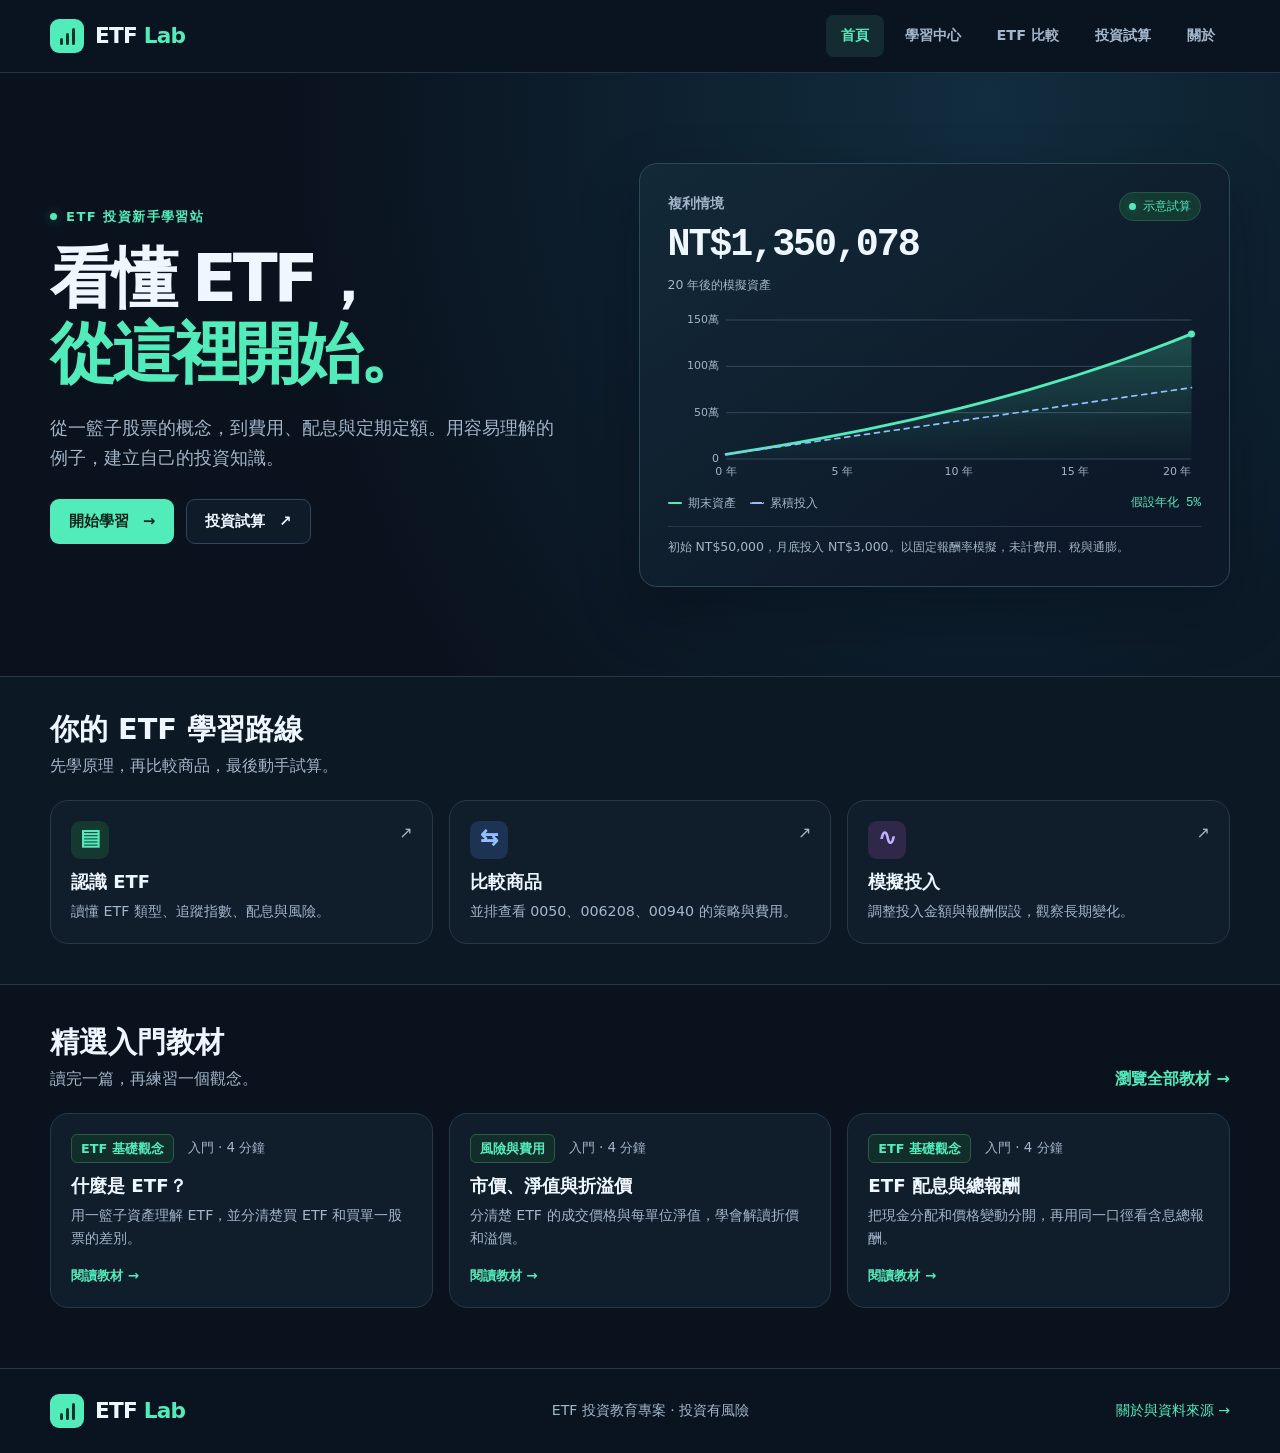
<file: index.html>
<!doctype html>
<html lang="zh-Hant-TW">
<head>
  <meta charset="utf-8">
  <meta name="viewport" content="width=device-width, initial-scale=1">
  <meta name="description" content="繁體中文 ETF 新手學習網站。閱讀基礎教材、比較臺灣 ETF，並試算定期定額與複利。">
  <meta name="theme-color" content="#0a121e">
  <title>從零開始認識 ETF｜ETF Lab</title>
  <link rel="icon" type="image/png" href="./assets/favicon.png">
  <link rel="stylesheet" href="./assets/styles.css">
  <script type="module" src="./assets/common.js"></script>
  <script type="module" src="./assets/home.js"></script>
</head>
<body data-page="index">
  <a class="skip-link" href="#main">跳至主內容</a>
  <header class="site-header">
    <div class="wrap header-inner">
      <a class="brand" href="./index.html" aria-label="ETF Lab 首頁"><span class="brand-mark" aria-hidden="true"><i></i><i></i><i></i></span><span>ETF<span class="brand-light"> Lab</span></span></a>
      <button class="menu-toggle" type="button" aria-expanded="false" aria-controls="main-nav" hidden>選單 <span aria-hidden="true">☰</span></button>
      <nav id="main-nav" class="site-nav" aria-label="主導覽">
        <a href="./index.html" aria-current="page">首頁</a>
        <a href="./learn.html">學習中心</a>
        <a href="./compare.html">ETF 比較</a>
        <a href="./calculator.html">投資試算</a>
        <a href="./about.html">關於</a>
      </nav>
    </div>
  </header>
  <main id="main" tabindex="-1">
<section class="hero wrap">
  <div class="hero-copy">
    <p class="eyebrow"><span class="signal"></span> ETF 投資新手學習站</p>
    <h1>看懂 ETF，<br><em>從這裡開始。</em></h1>
    <p class="hero-description">從一籃子股票的概念，到費用、配息與定期定額。用容易理解的例子，建立自己的投資知識。</p>
    <div class="actions"><a class="button primary" href="./learn.html">開始學習 <span aria-hidden="true">→</span></a><a class="button secondary" href="./calculator.html">投資試算 <span aria-hidden="true">↗</span></a></div>
  </div>
  <div class="hero-visual panel">
    <div class="hero-chart-header">
      <div><p class="chart-label">複利情境</p><p class="hero-total" id="hero-total">—</p><p class="chart-caption">20 年後的模擬資產</p></div>
      <span class="chart-chip"><span class="signal"></span> 示意試算</span>
    </div>
    <canvas id="hero-chart" class="hero-chart" aria-hidden="true"></canvas>
    <div class="hero-chart-footer"><span><i class="key asset"></i>期末資產</span><span><i class="key invested"></i>累積投入</span><span class="hero-rate">假設年化 5%</span></div>
    <p class="hero-inputs">初始 NT$50,000，月底投入 NT$3,000。以固定報酬率模擬，未計費用、稅與通膨。</p>
  </div>
</section>
<section class="path-section">
  <div class="wrap">
    <div class="section-title"><div><h2>你的 ETF 學習路線</h2><p>先學原理，再比較商品，最後動手試算。</p></div></div>
    <div class="grid three">
      <a class="path-card panel" href="./learn.html"><span class="topic-icon mint" aria-hidden="true">▤</span><span class="corner-arrow" aria-hidden="true">↗</span><h3>認識 ETF</h3><p>讀懂 ETF 類型、追蹤指數、配息與風險。</p></a>
      <a class="path-card panel" href="./compare.html"><span class="topic-icon blue" aria-hidden="true">⇆</span><span class="corner-arrow" aria-hidden="true">↗</span><h3>比較商品</h3><p>並排查看 0050、006208、00940 的策略與費用。</p></a>
      <a class="path-card panel" href="./calculator.html"><span class="topic-icon lavender" aria-hidden="true">∿</span><span class="corner-arrow" aria-hidden="true">↗</span><h3>模擬投入</h3><p>調整投入金額與報酬假設，觀察長期變化。</p></a>
    </div>
  </div>
</section>
<section class="wrap featured-section" aria-labelledby="featured-heading">
  <div class="section-title"><div><h2 id="featured-heading">精選入門教材</h2><p>讀完一篇，再練習一個觀念。</p></div><a class="text-link" href="./learn.html">瀏覽全部教材 →</a></div>
  <div class="grid three" id="featured" aria-live="polite"><p>載入教材中…</p></div>
</section>
  </main>
  <footer class="site-footer"><div class="wrap footer-inner">
    <a class="brand" href="./index.html" aria-label="ETF Lab 首頁"><span class="brand-mark" aria-hidden="true"><i></i><i></i><i></i></span><span>ETF<span class="brand-light"> Lab</span></span></a>
    <p>ETF 投資教育專案 · 投資有風險</p>
    <a href="./about.html">關於與資料來源 →</a>
  </div></footer>
</body>
</html>
</file>
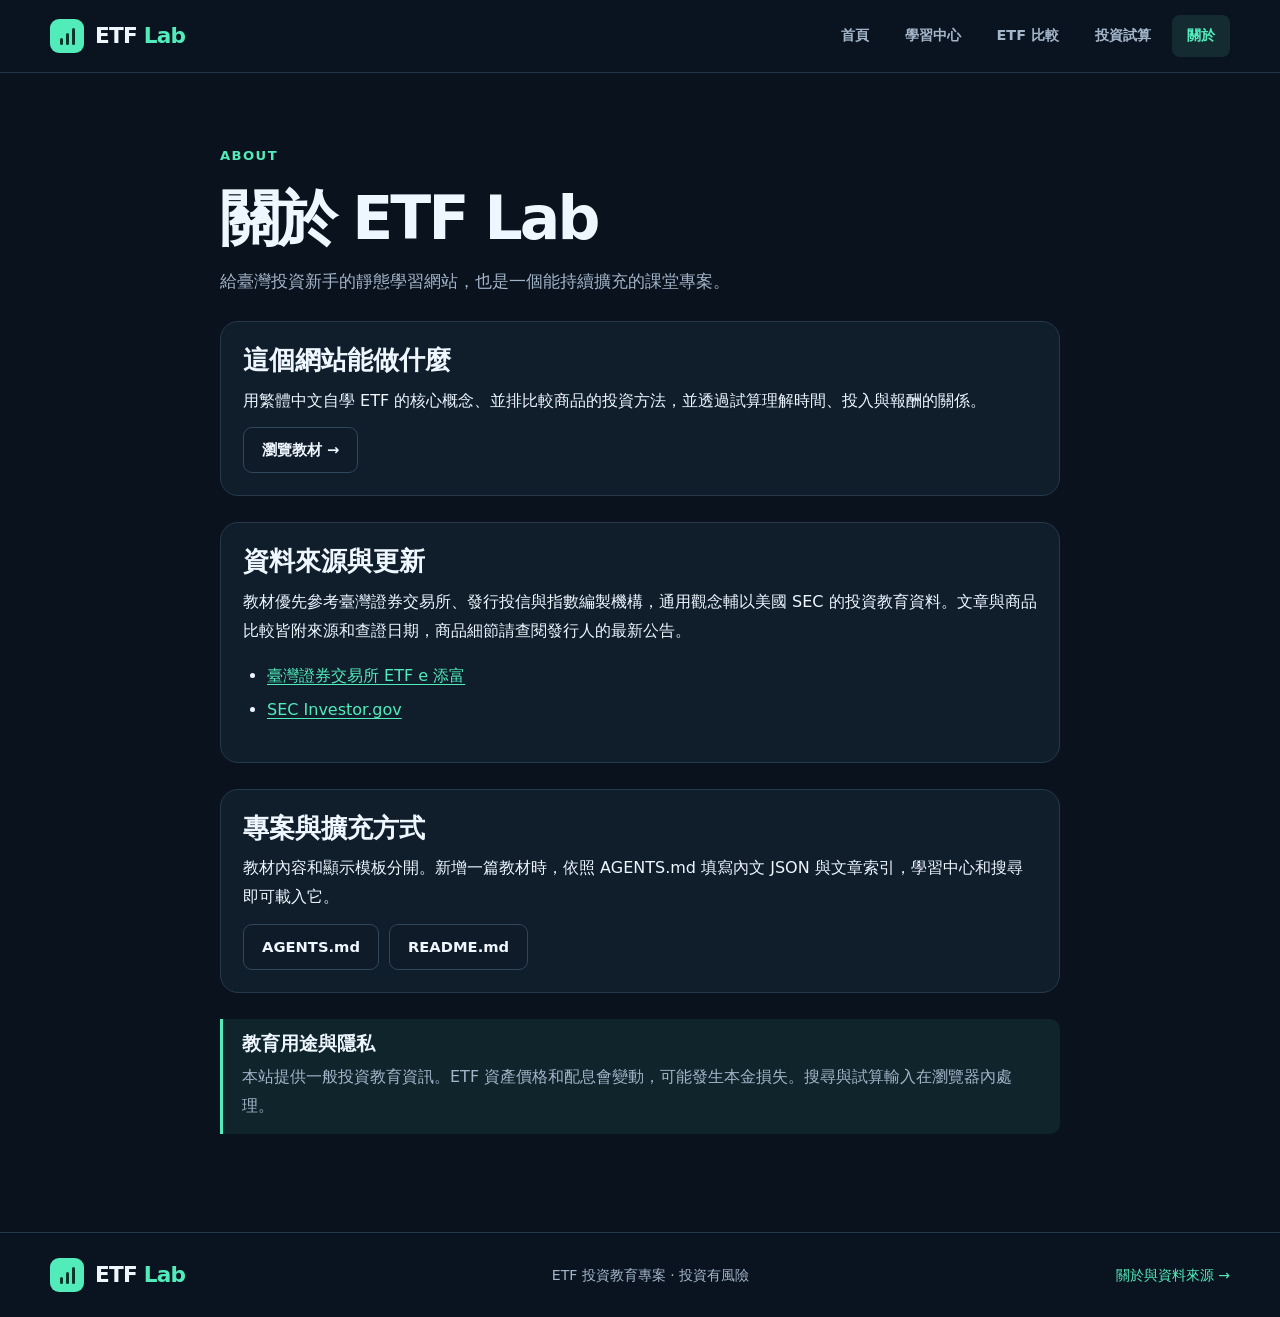
<file: about.html>
<!doctype html>
<html lang="zh-Hant-TW">
<head>
  <meta charset="utf-8">
  <meta name="viewport" content="width=device-width, initial-scale=1">
  <meta name="description" content="ETF Lab 的作業目的、資料取用及維護方式。">
  <meta name="theme-color" content="#0a121e">
  <title>關於網站｜ETF Lab</title>
  <link rel="icon" type="image/png" href="./assets/favicon.png">
  <link rel="stylesheet" href="./assets/styles.css">
  <script type="module" src="./assets/common.js"></script>
</head>
<body data-page="about">
  <a class="skip-link" href="#main">跳至主內容</a>
  <header class="site-header">
    <div class="wrap header-inner">
      <a class="brand" href="./index.html" aria-label="ETF Lab 首頁"><span class="brand-mark" aria-hidden="true"><i></i><i></i><i></i></span><span>ETF<span class="brand-light"> Lab</span></span></a>
      <button class="menu-toggle" type="button" aria-expanded="false" aria-controls="main-nav" hidden>選單 <span aria-hidden="true">☰</span></button>
      <nav id="main-nav" class="site-nav" aria-label="主導覽">
        <a href="./index.html">首頁</a>
        <a href="./learn.html">學習中心</a>
        <a href="./compare.html">ETF 比較</a>
        <a href="./calculator.html">投資試算</a>
        <a href="./about.html" aria-current="page">關於</a>
      </nav>
    </div>
  </header>
  <main id="main" tabindex="-1">
<div class="wrap inner-page reading-layout">
  <header class="page-heading"><p class="eyebrow">ABOUT</p><h1>關於 ETF Lab</h1><p>給臺灣投資新手的靜態學習網站，也是一個能持續擴充的課堂專案。</p></header>
  <div class="prose about-content">
    <section class="panel about-panel"><h2>這個網站能做什麼</h2><p>用繁體中文自學 ETF 的核心概念、並排比較商品的投資方法，並透過試算理解時間、投入與報酬的關係。</p><div class="actions"><a class="button secondary" href="./learn.html">瀏覽教材 →</a></div></section>
    <section class="panel about-panel"><h2>資料來源與更新</h2><p>教材優先參考臺灣證券交易所、發行投信與指數編製機構，通用觀念輔以美國 SEC 的投資教育資料。文章與商品比較皆附來源和查證日期，商品細節請查閱發行人的最新公告。</p><ul><li><a href="https://www.twse.com.tw/zh/ETFortune/index">臺灣證券交易所 ETF e 添富</a></li><li><a href="https://www.investor.gov/">SEC Investor.gov</a></li></ul></section>
    <section class="panel about-panel"><h2>專案與擴充方式</h2><p>教材內容和顯示模板分開。新增一篇教材時，依照 AGENTS.md 填寫內文 JSON 與文章索引，學習中心和搜尋即可載入它。</p><div class="actions"><a class="button secondary" href="./AGENTS.md">AGENTS.md</a><a class="button secondary" href="./README.md">README.md</a><a class="button secondary" id="repository-link" href="https://github.com/" hidden>GitHub 原始碼 ↗</a></div></section>
    <section class="callout"><h2>教育用途與隱私</h2><p>本站提供一般投資教育資訊。ETF 資產價格和配息會變動，可能發生本金損失。搜尋與試算輸入在瀏覽器內處理。</p></section>
  </div>
</div>
  </main>
  <footer class="site-footer"><div class="wrap footer-inner">
    <a class="brand" href="./index.html" aria-label="ETF Lab 首頁"><span class="brand-mark" aria-hidden="true"><i></i><i></i><i></i></span><span>ETF<span class="brand-light"> Lab</span></span></a>
    <p>ETF 投資教育專案 · 投資有風險</p>
    <a href="./about.html">關於與資料來源 →</a>
  </div></footer>
</body>
</html>
</file>
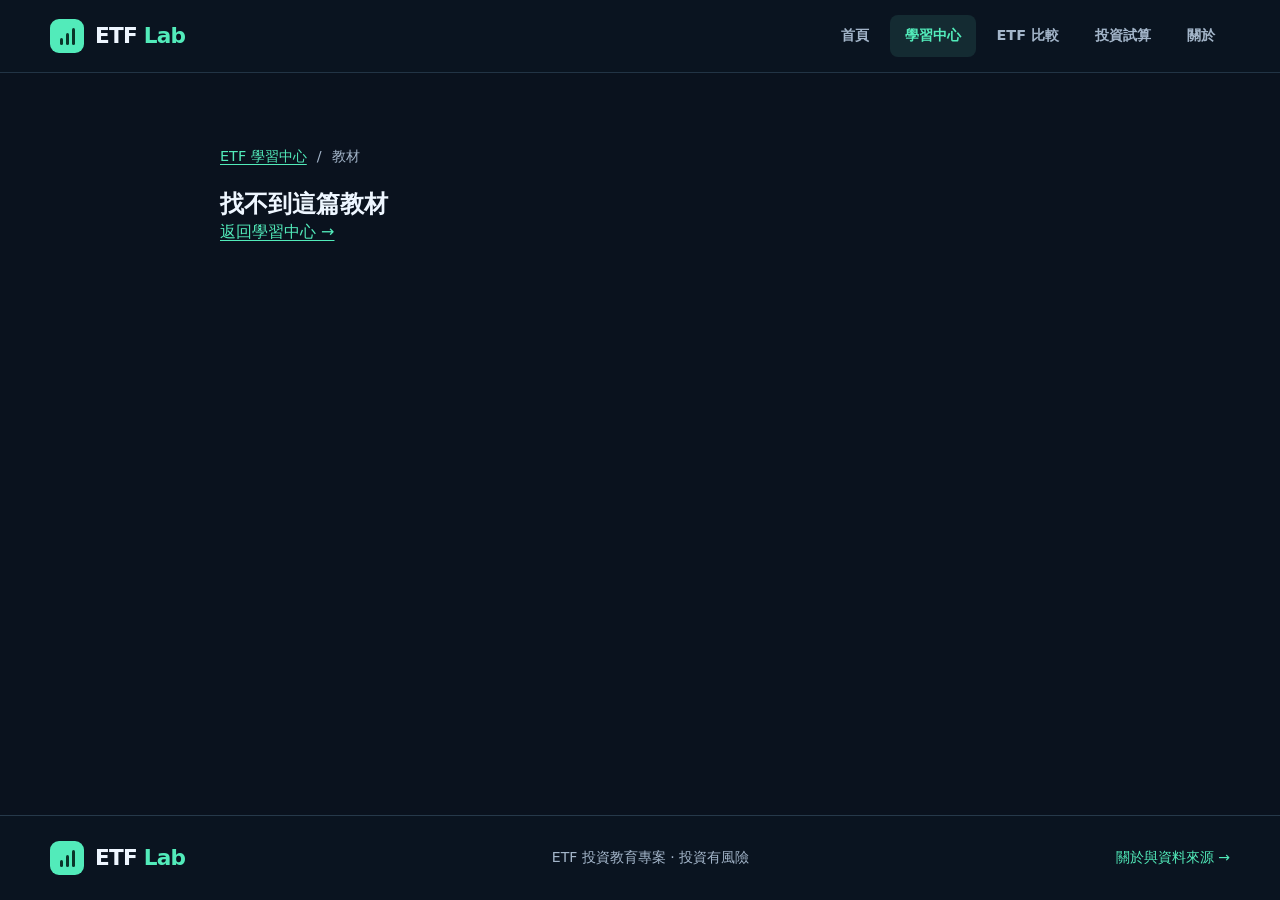
<file: article.html>
<!doctype html>
<html lang="zh-Hant-TW">
<head>
  <meta charset="utf-8">
  <meta name="viewport" content="width=device-width, initial-scale=1">
  <meta name="description" content="ETF Lab 新手教學。">
  <meta name="theme-color" content="#0a121e">
  <title>教材｜ETF Lab</title>
  <link rel="icon" type="image/png" href="./assets/favicon.png">
  <link rel="stylesheet" href="./assets/styles.css">
  <script type="module" src="./assets/common.js"></script>
  <script type="module" src="./assets/learn.js"></script>
</head>
<body data-page="article">
  <a class="skip-link" href="#main">跳至主內容</a>
  <header class="site-header">
    <div class="wrap header-inner">
      <a class="brand" href="./index.html" aria-label="ETF Lab 首頁"><span class="brand-mark" aria-hidden="true"><i></i><i></i><i></i></span><span>ETF<span class="brand-light"> Lab</span></span></a>
      <button class="menu-toggle" type="button" aria-expanded="false" aria-controls="main-nav" hidden>選單 <span aria-hidden="true">☰</span></button>
      <nav id="main-nav" class="site-nav" aria-label="主導覽">
        <a href="./index.html">首頁</a>
        <a href="./learn.html" aria-current="page">學習中心</a>
        <a href="./compare.html">ETF 比較</a>
        <a href="./calculator.html">投資試算</a>
        <a href="./about.html">關於</a>
      </nav>
    </div>
  </header>
  <main id="main" tabindex="-1">
<div class="wrap inner-page reading-layout">
  <nav aria-label="麵包屑" class="breadcrumbs"><a href="./learn.html">ETF 學習中心</a><span aria-hidden="true">/</span><span>教材</span></nav>
  <article id="article" aria-busy="true"><h1>載入教材中…</h1></article>
</div>
  </main>
  <footer class="site-footer"><div class="wrap footer-inner">
    <a class="brand" href="./index.html" aria-label="ETF Lab 首頁"><span class="brand-mark" aria-hidden="true"><i></i><i></i><i></i></span><span>ETF<span class="brand-light"> Lab</span></span></a>
    <p>ETF 投資教育專案 · 投資有風險</p>
    <a href="./about.html">關於與資料來源 →</a>
  </div></footer>
</body>
</html>
</file>
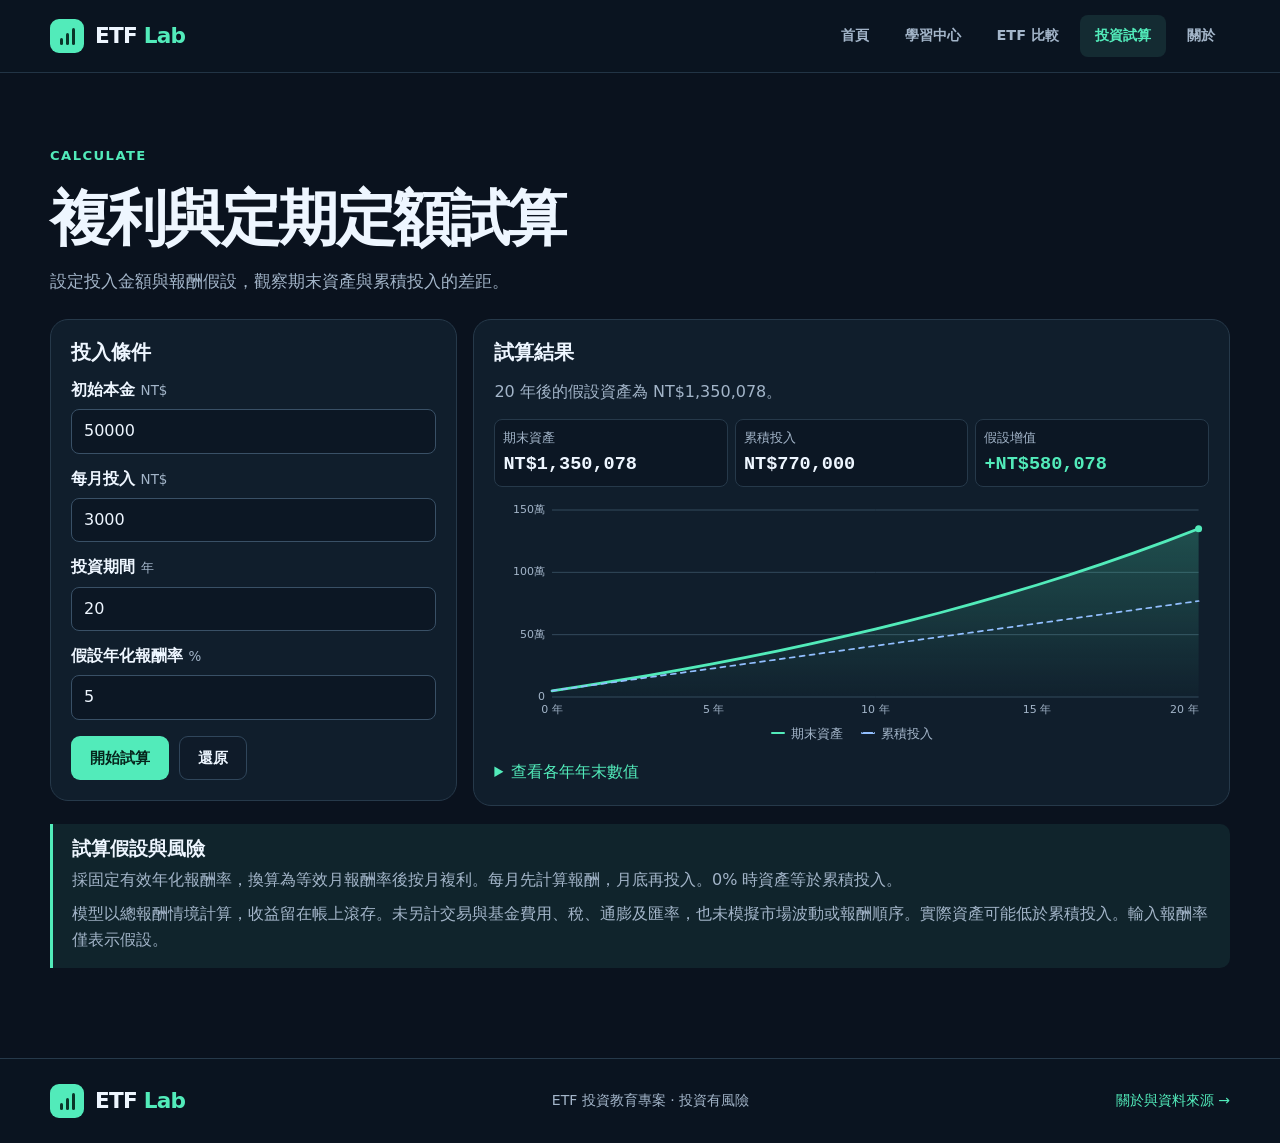
<file: calculator.html>
<!doctype html>
<html lang="zh-Hant-TW">
<head>
  <meta charset="utf-8">
  <meta name="viewport" content="width=device-width, initial-scale=1">
  <meta name="description" content="以固定報酬率試算複利與定期定額，查看各年資產與累積投入。">
  <meta name="theme-color" content="#0a121e">
  <title>投資試算｜ETF Lab</title>
  <link rel="icon" type="image/png" href="./assets/favicon.png">
  <link rel="stylesheet" href="./assets/styles.css">
  <script type="module" src="./assets/common.js"></script>
  <script type="module" src="./assets/calculator.js"></script>
</head>
<body data-page="calculator">
  <a class="skip-link" href="#main">跳至主內容</a>
  <header class="site-header">
    <div class="wrap header-inner">
      <a class="brand" href="./index.html" aria-label="ETF Lab 首頁"><span class="brand-mark" aria-hidden="true"><i></i><i></i><i></i></span><span>ETF<span class="brand-light"> Lab</span></span></a>
      <button class="menu-toggle" type="button" aria-expanded="false" aria-controls="main-nav" hidden>選單 <span aria-hidden="true">☰</span></button>
      <nav id="main-nav" class="site-nav" aria-label="主導覽">
        <a href="./index.html">首頁</a>
        <a href="./learn.html">學習中心</a>
        <a href="./compare.html">ETF 比較</a>
        <a href="./calculator.html" aria-current="page">投資試算</a>
        <a href="./about.html">關於</a>
      </nav>
    </div>
  </header>
  <main id="main" tabindex="-1">
<div class="wrap inner-page">
  <header class="page-heading"><p class="eyebrow">CALCULATE</p><h1>複利與定期定額試算</h1><p>設定投入金額與報酬假設，觀察期末資產與累積投入的差距。</p></header>
  <div class="calculator-layout">
    <form id="calculator" class="panel calc-form" novalidate aria-describedby="assumptions">
      <h2>投入條件</h2>
      <div class="field"><label for="principal">初始本金 <span>NT$</span></label><input type="number" id="principal" name="principal" min="0" max="100000000" step="1" value="50000" required aria-describedby="principal-error"><small id="principal-error" class="field-error"></small></div>
      <div class="field"><label for="monthly">每月投入 <span>NT$</span></label><input type="number" id="monthly" name="monthly" min="0" max="10000000" step="1" value="3000" required aria-describedby="monthly-error"><small id="monthly-error" class="field-error"></small></div>
      <div class="field"><label for="years">投資期間 <span>年</span></label><input type="number" id="years" name="years" min="1" max="60" step="1" value="20" required aria-describedby="years-error"><small id="years-error" class="field-error"></small></div>
      <div class="field"><label for="annual">假設年化報酬率 <span>%</span></label><input type="number" id="annual" name="annual" min="-99" max="50" step="0.01" value="5" required aria-describedby="annual-error"><small id="annual-error" class="field-error"></small></div>
      <div class="actions"><button class="button primary" type="submit">開始試算</button><button class="button secondary" type="reset">還原</button></div>
    </form>
    <section class="panel calc-results" aria-labelledby="estimate-heading">
      <h2 id="estimate-heading">試算結果</h2>
      <p class="result-status" id="calc-status" role="status"></p>
      <div id="calc-output" hidden>
        <dl class="stat-grid" id="stats"></dl>
        <canvas id="growth-chart" class="growth-chart" aria-hidden="true"></canvas>
        <p class="chart-legend"><span><i class="key asset"></i>期末資產</span><span><i class="key invested"></i>累積投入</span></p>
        <details><summary>查看各年年末數值</summary><div class="table-scroll annual-table" role="region" tabindex="0" aria-label="年度資產明細"><table><thead><tr><th scope="col">年度</th><th scope="col">累積投入</th><th scope="col">期末資產</th></tr></thead><tbody id="annual-values"></tbody></table></div></details>
      </div>
    </section>
  </div>
  <section class="callout" id="assumptions">
    <h2>試算假設與風險</h2>
    <p>採固定有效年化報酬率，換算為等效月報酬率後按月複利。每月先計算報酬，月底再投入。0% 時資產等於累積投入。</p>
    <p>模型以總報酬情境計算，收益留在帳上滾存。未另計交易與基金費用、稅、通膨及匯率，也未模擬市場波動或報酬順序。實際資產可能低於累積投入。輸入報酬率僅表示假設。</p>
  </section>
</div>
  </main>
  <footer class="site-footer"><div class="wrap footer-inner">
    <a class="brand" href="./index.html" aria-label="ETF Lab 首頁"><span class="brand-mark" aria-hidden="true"><i></i><i></i><i></i></span><span>ETF<span class="brand-light"> Lab</span></span></a>
    <p>ETF 投資教育專案 · 投資有風險</p>
    <a href="./about.html">關於與資料來源 →</a>
  </div></footer>
</body>
</html>
</file>
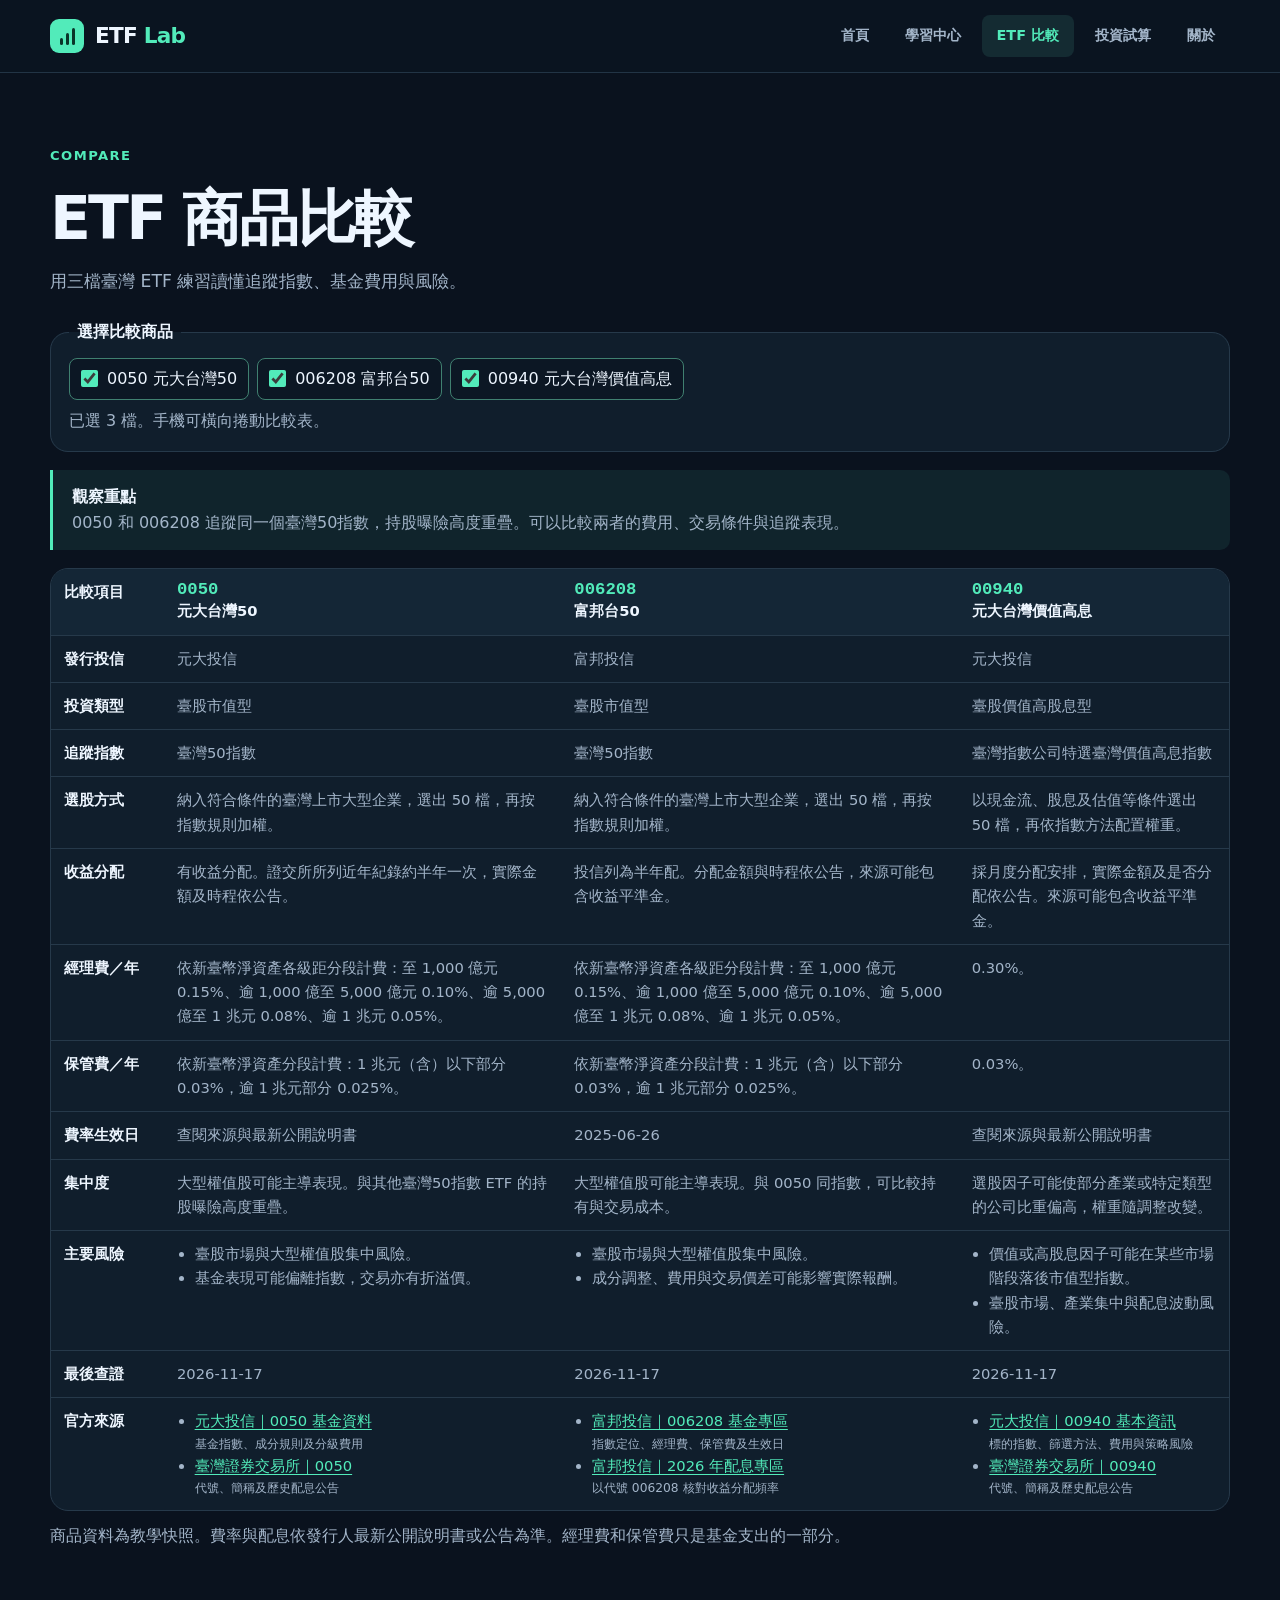
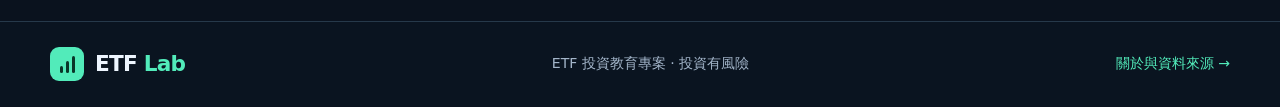
<file: compare.html>
<!doctype html>
<html lang="zh-Hant-TW">
<head>
  <meta charset="utf-8">
  <meta name="viewport" content="width=device-width, initial-scale=1">
  <meta name="description" content="並排查看 0050、006208 和 00940 的指數、費用、配息與風險。">
  <meta name="theme-color" content="#0a121e">
  <title>ETF 比較｜ETF Lab</title>
  <link rel="icon" type="image/png" href="./assets/favicon.png">
  <link rel="stylesheet" href="./assets/styles.css">
  <script type="module" src="./assets/common.js"></script>
  <script type="module" src="./assets/compare.js"></script>
</head>
<body data-page="compare">
  <a class="skip-link" href="#main">跳至主內容</a>
  <header class="site-header">
    <div class="wrap header-inner">
      <a class="brand" href="./index.html" aria-label="ETF Lab 首頁"><span class="brand-mark" aria-hidden="true"><i></i><i></i><i></i></span><span>ETF<span class="brand-light"> Lab</span></span></a>
      <button class="menu-toggle" type="button" aria-expanded="false" aria-controls="main-nav" hidden>選單 <span aria-hidden="true">☰</span></button>
      <nav id="main-nav" class="site-nav" aria-label="主導覽">
        <a href="./index.html">首頁</a>
        <a href="./learn.html">學習中心</a>
        <a href="./compare.html" aria-current="page">ETF 比較</a>
        <a href="./calculator.html">投資試算</a>
        <a href="./about.html">關於</a>
      </nav>
    </div>
  </header>
  <main id="main" tabindex="-1">
<div class="wrap inner-page">
  <header class="page-heading"><p class="eyebrow">COMPARE</p><h1>ETF 商品比較</h1><p>用三檔臺灣 ETF 練習讀懂追蹤指數、基金費用與風險。</p></header>
  <fieldset class="panel picker"><legend>選擇比較商品</legend><div id="choices" class="choice-row"><p>載入商品中…</p></div><p id="compare-status" role="status" class="muted"></p></fieldset>
  <aside class="callout"><strong>觀察重點</strong><p id="compare-insight">從追蹤指數與選股方式開始，接著比較費用與配息政策。</p></aside>
  <div class="table-scroll panel" id="comparison" role="region" tabindex="0" aria-label="ETF 比較表" hidden></div>
  <p class="muted">商品資料為教學快照。費率與配息依發行人最新公開說明書或公告為準。經理費和保管費只是基金支出的一部分。</p>
</div>
  </main>
  <footer class="site-footer"><div class="wrap footer-inner">
    <a class="brand" href="./index.html" aria-label="ETF Lab 首頁"><span class="brand-mark" aria-hidden="true"><i></i><i></i><i></i></span><span>ETF<span class="brand-light"> Lab</span></span></a>
    <p>ETF 投資教育專案 · 投資有風險</p>
    <a href="./about.html">關於與資料來源 →</a>
  </div></footer>
</body>
</html>
</file>
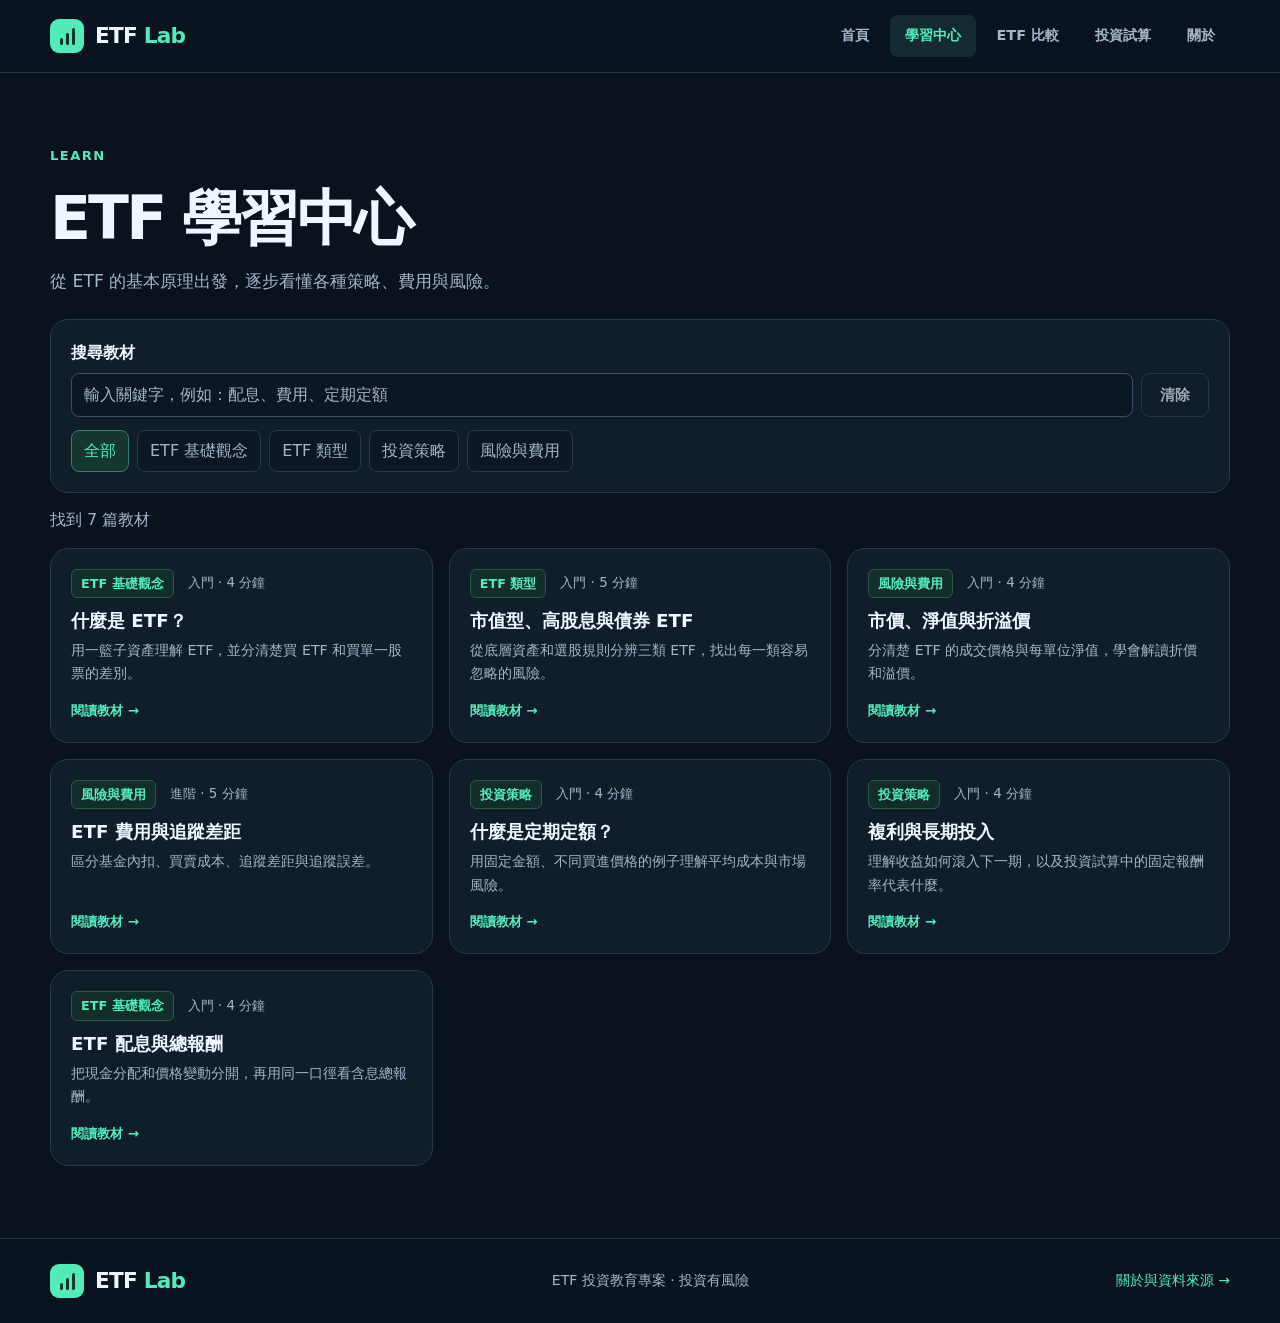
<file: learn.html>
<!doctype html>
<html lang="zh-Hant-TW">
<head>
  <meta charset="utf-8">
  <meta name="viewport" content="width=device-width, initial-scale=1">
  <meta name="description" content="依分類及關鍵字探索 ETF 教材。">
  <meta name="theme-color" content="#0a121e">
  <title>ETF 學習中心｜ETF Lab</title>
  <link rel="icon" type="image/png" href="./assets/favicon.png">
  <link rel="stylesheet" href="./assets/styles.css">
  <script type="module" src="./assets/common.js"></script>
  <script type="module" src="./assets/learn.js"></script>
</head>
<body data-page="learn">
  <a class="skip-link" href="#main">跳至主內容</a>
  <header class="site-header">
    <div class="wrap header-inner">
      <a class="brand" href="./index.html" aria-label="ETF Lab 首頁"><span class="brand-mark" aria-hidden="true"><i></i><i></i><i></i></span><span>ETF<span class="brand-light"> Lab</span></span></a>
      <button class="menu-toggle" type="button" aria-expanded="false" aria-controls="main-nav" hidden>選單 <span aria-hidden="true">☰</span></button>
      <nav id="main-nav" class="site-nav" aria-label="主導覽">
        <a href="./index.html">首頁</a>
        <a href="./learn.html" aria-current="page">學習中心</a>
        <a href="./compare.html">ETF 比較</a>
        <a href="./calculator.html">投資試算</a>
        <a href="./about.html">關於</a>
      </nav>
    </div>
  </header>
  <main id="main" tabindex="-1">
<div class="wrap inner-page">
  <header class="page-heading"><p class="eyebrow">LEARN</p><h1>ETF 學習中心</h1><p>從 ETF 的基本原理出發，逐步看懂各種策略、費用與風險。</p></header>
  <section class="learn-controls panel" aria-label="搜尋與分類">
    <label for="search">搜尋教材</label>
    <div class="search-line"><input id="search" type="search" placeholder="輸入關鍵字，例如：配息、費用、定期定額" autocomplete="off" disabled><button class="button secondary" id="clear-search" type="button" disabled>清除</button></div>
    <div id="categories" class="filter-row" role="group" aria-label="教材分類"></div>
  </section>
  <p id="result-status" class="result-status" role="status">載入教材中…</p>
  <div id="results" class="grid three"></div>
</div>
  </main>
  <footer class="site-footer"><div class="wrap footer-inner">
    <a class="brand" href="./index.html" aria-label="ETF Lab 首頁"><span class="brand-mark" aria-hidden="true"><i></i><i></i><i></i></span><span>ETF<span class="brand-light"> Lab</span></span></a>
    <p>ETF 投資教育專案 · 投資有風險</p>
    <a href="./about.html">關於與資料來源 →</a>
  </div></footer>
</body>
</html>
</file>
<file: assets/styles.css>
:root {
  color-scheme: dark;
  --bg: #0a121e;
  --surface: #101e2c;
  --surface-deep: #0c1724;
  --line: #26394a;
  --text: #eef6ff;
  --muted: #a3b5c9;
  --accent: #52ebba;
  --accent-deep: #06241c;
  --blue: #92bfff;
  --lavender: #c0b1ff;
  --danger: #ffb0a9;
  --radius: 18px;
  --shadow: 0 24px 60px #02091255;
  --font: system-ui, "Microsoft JhengHei", "PingFang TC", sans-serif;
  --mono: "IBM Plex Mono", "Cascadia Mono", Consolas, monospace;
}

*, *::before, *::after { box-sizing: border-box; }
[hidden] { display: none !important; }
body { margin: 0; min-height: 100vh; display: flex; flex-direction: column; background: var(--bg); color: var(--text); font: 16px/1.65 var(--font); }
main { flex: 1; }
a { color: var(--accent); text-underline-offset: .2em; }
button, input { font: inherit; }
button { cursor: pointer; }
button:disabled, input:disabled { cursor: default; opacity: .65; }
:focus-visible { outline: 2px solid var(--accent); outline-offset: 4px; }
p, h1, h2, h3, dl { margin: 0; }
h1, h2, h3 { line-height: 1.22; }
h2 { font-size: clamp(1.3rem, 3vw, 1.8rem); }
h3 { font-size: 1.12rem; }
ul, ol { padding-inline-start: 1.5em; }
.wrap { width: min(1180px, calc(100% - 80px)); margin-inline: auto; }
.muted { color: var(--muted); }
.skip-link { position: fixed; left: 16px; top: 12px; z-index: 4; transform: translateY(-150%); background: var(--accent); color: var(--accent-deep); padding: 8px 14px; }
.skip-link:focus { transform: none; }

.site-header { border-bottom: 1px solid #223445; background: #0a1420; }
.header-inner { min-height: 72px; display: flex; justify-content: space-between; align-items: center; gap: 12px; }
.brand { display: inline-flex; width: fit-content; align-items: center; gap: 11px; color: var(--text); font-size: 1.35rem; font-weight: 780; letter-spacing: -.035em; line-height: 1; text-decoration: none; }
.brand-light { color: var(--accent); }
.brand-mark { display: flex; gap: 3px; align-items: flex-end; justify-content: center; padding: 8px; height: 34px; width: 34px; background: var(--accent); border-radius: 9px; }
.brand-mark i { width: 3px; height: 7px; background: #0a3529; border-radius: 3px; }
.brand-mark i:nth-child(2) { height: 12px; }
.brand-mark i:nth-child(3) { height: 17px; }
.site-nav { display: flex; gap: 6px; align-items: center; }
.site-nav a, .menu-toggle { padding: 8px 14px; border: 1px solid transparent; border-radius: 8px; text-decoration: none; color: var(--muted); font-size: .9rem; font-weight: 650; background: transparent; }
.site-nav a:hover, .menu-toggle:hover { color: var(--text); background: var(--surface); }
.site-nav a[aria-current] { background: #142b32; color: var(--accent); }
.menu-toggle { display: none; border-color: var(--line); }
.site-footer { border-top: 1px solid var(--line); background: #0a1420; }
.footer-inner { padding-block: 25px; display: flex; flex-wrap: wrap; align-items: center; gap: 18px; justify-content: space-between; color: var(--muted); font-size: .88rem; }
.footer-inner > a:last-child { text-decoration: none; }

.hero { position: relative; display: grid; grid-template-columns: minmax(0, .94fr) minmax(0, 1.06fr); align-items: center; gap: clamp(26px, 5vw, 76px); padding-block: clamp(55px, 7vw, 103px) clamp(64px, 7vw, 100px); }
body[data-page="index"] main { background: radial-gradient(ellipse at 77% 2%, #112d3e 0%, transparent 50%); }
.eyebrow { display: flex; align-items: center; gap: 9px; margin-bottom: 15px; color: var(--accent); font-size: .82rem; font-weight: 750; letter-spacing: .11em; }
.signal { width: 7px; height: 7px; display: inline-block; background: var(--accent); border-radius: 50%; box-shadow: 0 0 12px #52ebba65; }
.hero h1 { font-size: clamp(2.85rem, 5.15vw, 5rem); font-weight: 800; letter-spacing: -.065em; line-height: 1.13; }
.hero h1 em { font-style: normal; color: var(--accent); }
.hero-description { max-width: 29em; margin-top: 22px; font-size: clamp(1rem, 1.4vw, 1.12rem); color: var(--muted); }
.actions { display: flex; align-items: center; gap: 10px; flex-wrap: wrap; }
.hero .actions { margin-top: 27px; gap: 12px; }
.button { min-height: 44px; display: inline-flex; align-items: center; justify-content: center; gap: 14px; padding: 9px 18px; border: 1px solid transparent; border-radius: 9px; text-decoration: none; font-size: .92rem; font-weight: 730; transition: background .15s, border-color .15s; }
.primary { background: var(--accent); color: var(--accent-deep); }
.primary:hover { background: #86f6d2; }
.secondary { background: #0f1b29; color: var(--text); border-color: #30465b; }
.secondary:hover { background: #1a2d3d; border-color: #54738a; }
.panel, .card { border: 1px solid var(--line); border-radius: var(--radius); background: var(--surface); }
.hero-visual { padding: clamp(16px, 3vw, 28px); background: linear-gradient(145deg, #132938, #0d1928 78%); border-color: #2c4959; box-shadow: var(--shadow); }
.hero-chart-header, .hero-chart-footer { display: flex; align-items: flex-start; gap: 12px; justify-content: space-between; }
.chart-label { color: var(--muted); font-weight: 700; font-size: .88rem; }
.hero-total { font: 720 clamp(1.58rem, 3vw, 2.75rem)/1.25 var(--mono); letter-spacing: -.055em; margin-block: 6px; }
.chart-caption, .hero-chart-footer, .hero-inputs { font-size: .78rem; color: var(--muted); }
.chart-chip { flex-shrink: 0; display: inline-flex; align-items: center; gap: 7px; white-space: nowrap; color: var(--accent); background: #143932; border: 1px solid #275748; border-radius: 999px; padding: 4px 9px; font-size: .72rem; }
.hero-chart { width: 100%; height: 178px; display: block; margin-block: 12px 8px; }
.hero-chart-footer { justify-content: flex-start; flex-wrap: wrap; align-items: center; gap: 5px 14px; }
.hero-rate { margin-left: auto; color: var(--accent); font-family: var(--mono); }
.key { width: 14px; height: 2px; display: inline-block; vertical-align: middle; margin: 0 6px 2px 0; border-radius: 2px; background: var(--accent); }
.key.invested { height: 0; border-top: 2px dashed var(--blue); background: transparent; }
.hero-inputs { margin-top: 12px; border-top: 1px solid var(--line); padding-top: 10px; }
.path-section { padding-block: 35px 40px; border-block: 1px solid var(--line); background: #0d1825; }
.section-title { display: flex; flex-wrap: wrap; gap: 14px; align-items: end; justify-content: space-between; margin-bottom: 20px; }
.section-title p { margin-top: 6px; color: var(--muted); }
.grid { display: grid; gap: 16px; }
.three { grid-template-columns: repeat(3, minmax(0, 1fr)); }
.path-card, .lesson-card { position: relative; display: block; padding: 20px; text-decoration: none; color: var(--text); transition: border-color .15s, background .15s; }
.path-card:hover, .lesson-card:hover { background: #16293a; border-color: #498675; }
.topic-icon { display: grid; place-items: center; width: 38px; height: 38px; border-radius: 9px; margin-bottom: 12px; font: 700 1.35rem/1 var(--mono); }
.mint { background: #15382f; color: var(--accent); }
.blue { background: #1d3353; color: var(--blue); }
.lavender { background: #302849; color: var(--lavender); }
.corner-arrow { position: absolute; top: 19px; right: 19px; color: var(--muted); }
.path-card p, .lesson-card p { margin-top: 7px; color: var(--muted); font-size: .89rem; }
.featured-section { padding-block: 40px 60px; }
.text-link { font-weight: 700; text-decoration: none; }
.text-link:hover { text-decoration: underline; }

.inner-page { padding-block: clamp(35px, 6vw, 72px); }
.page-heading { margin-bottom: 24px; }
.page-heading h1, .article-heading h1 { font-size: clamp(2.05rem, 5vw, 3.75rem); font-weight: 800; letter-spacing: -.048em; overflow-wrap: anywhere; }
.page-heading > p:last-child, .article-heading > p:last-child { margin-top: 12px; color: var(--muted); font-size: 1.08rem; }
.learn-controls { padding: 20px; }
.learn-controls label, .field label { display: block; font-weight: 700; margin-bottom: 6px; }
.search-line { display: flex; gap: 8px; }
.search-line input { flex: 1; min-width: 0; }
input[type="search"], input[type="number"] { min-height: 44px; padding: 8px 12px; border: 1px solid #395066; border-radius: 8px; background: var(--surface-deep); color: var(--text); }
input::placeholder { color: var(--muted); opacity: 1; }
.filter-row, .choice-row { display: flex; flex-wrap: wrap; gap: 8px; }
.filter-row { margin-top: 13px; }
.filter { min-height: 42px; border: 1px solid var(--line); border-radius: 8px; padding: 6px 12px; background: var(--surface-deep); color: var(--muted); }
.filter:hover { color: var(--text); border-color: var(--muted); }
.filter[aria-pressed="true"] { color: var(--accent); background: #15372f; border-color: #3a7b69; }
.result-status { color: var(--muted); margin-block: 14px; }
.lesson-card { display: flex; flex-direction: column; align-items: flex-start; }
.lesson-card h3 { margin-top: 12px; }
.lesson-meta { display: flex; flex-wrap: wrap; gap: 8px 14px; align-items: center; color: var(--muted); font-size: .84rem; }
.lesson-card .lesson-action { margin-top: auto; padding-top: 14px; color: var(--accent); font-size: .84rem; font-weight: 700; }
.tag { display: inline-flex; padding: 3px 9px; border: 1px solid #305848; border-radius: 6px; color: var(--accent); background: #122e2a; font-weight: 680; font-size: .8rem; }
.empty-state { padding: 24px; grid-column: 1/-1; }
.empty-state p { margin-top: 6px; color: var(--muted); }

.reading-layout { max-width: 840px; }
.breadcrumbs { display: flex; gap: 10px; align-items: center; margin-bottom: 21px; color: var(--muted); font-size: .9rem; }
.article-heading { padding-bottom: 25px; border-bottom: 1px solid var(--line); }
.article-heading h1 { margin-top: 14px; }
.prose { line-height: 1.82; }
.prose section { margin-block: 26px; scroll-margin-top: 16px; }
.prose h2 { margin-bottom: 9px; font-size: clamp(1.25rem, 3vw, 1.65rem); }
.prose p + p { margin-top: 11px; }
.prose li + li { margin-top: 5px; }
.prose .callout ul { margin-block: 6px 0; }
.source-list small { display: block; color: var(--muted); }
.diagram { padding: 20px; }
.diagram ol { margin: 13px 0 0; padding: 0; display: grid; gap: 8px; grid-template-columns: repeat(auto-fit, minmax(min(135px, 100%), 1fr)); list-style-position: inside; }
.diagram li { margin: 0 !important; padding: 8px; border: 1px solid var(--line); border-radius: 8px; background: var(--surface-deep); color: var(--text); }
.diagram li::marker { color: var(--accent); font-weight: 800; }
.myth-list { margin: 0; }
.myth-list dt { color: var(--text); font-weight: 750; margin-top: 12px; }
.myth-list dd { margin: 3px 0 0; color: var(--muted); }
.related { display: flex; flex-wrap: wrap; gap: 7px 18px; }
.about-panel { padding: 22px; }
.about-panel .actions { margin-top: 12px; }

.picker { margin: 0; min-inline-size: 0; padding: 12px 18px 16px; }
.picker legend { padding: 0 8px; color: var(--text); font-weight: 750; }
.choice { display: flex; align-items: center; gap: 9px; min-height: 42px; padding: 7px 11px; background: var(--surface-deep); border: 1px solid var(--line); border-radius: 8px; cursor: pointer; }
.choice:has(:checked) { border-color: #408070; }
.choice input { width: 17px; height: 17px; margin: 0; accent-color: var(--accent); }
.picker .muted { margin-top: 8px; }
.callout { border-left: 3px solid var(--accent); border-radius: 0 10px 10px 0; padding: 14px 19px; margin-block: 18px; background: #10242c; color: var(--muted); }
.callout h2, .callout strong { color: var(--text); }
.callout h2 { font-size: 1.16rem; margin-bottom: 6px; }
.callout p + p { margin-top: 8px; }
.table-scroll { max-width: 100%; overflow-x: auto; }
table { border-collapse: collapse; width: 100%; font-size: .92rem; }
th, td { padding: 11px 13px; text-align: left; vertical-align: top; border-bottom: 1px solid var(--line); }
thead { background: #142636; }
thead th { color: var(--text); }
tbody th { color: var(--text); font-weight: 700; }
tbody td { color: var(--muted); }
tbody tr:last-child > * { border-bottom: 0; }
.compare-table th[scope="row"] { min-width: 113px; }
.compare-table td, .compare-table th[scope="col"]:not(:first-child) { min-width: 180px; }
.compare-table ul { margin: 0; padding-left: 1.2em; }
.ticker { font: 750 1.08rem var(--mono); display: block; color: var(--accent); }
#comparison + p { margin-top: 12px; }

.calculator-layout { display: grid; align-items: start; grid-template-columns: minmax(240px, .7fr) minmax(0, 1.3fr); gap: 16px; }
.calc-form, .calc-results { padding: 20px; }
.calc-form h2, .calc-results h2 { font-size: 1.25rem; }
.field { margin-top: 12px; }
.field label span { color: var(--muted); font-size: .84rem; font-weight: 500; }
.field input { width: 100%; }
.field-error { color: var(--danger); }
.field-error:empty { display: none; }
[aria-invalid="true"] { border-color: var(--danger) !important; }
.calc-form .actions { margin-top: 16px; }
.stat-grid { display: grid; grid-template-columns: repeat(3, minmax(0, 1fr)); gap: 7px; }
.stat-grid > div { min-width: 0; padding: 8px; border: 1px solid var(--line); border-radius: 8px; background: var(--surface-deep); }
.stat-grid dt { color: var(--muted); font-size: .79rem; }
.stat-grid dd { margin: 3px 0 0; color: var(--text); font: 700 clamp(.85rem, 1.45vw, 1.18rem)/1.4 var(--mono); overflow-wrap: anywhere; }
.stat-grid .gain { color: var(--accent); }
.stat-grid .loss { color: var(--danger); }
.growth-chart { display: block; width: 100%; height: 226px; margin-top: 10px; }
.chart-legend { display: flex; flex-wrap: wrap; justify-content: center; gap: 10px 18px; color: var(--muted); font-size: .82rem; }
.calc-results details { margin-top: 14px; }
.calc-results summary { cursor: pointer; color: var(--accent); }
.annual-table { margin-top: 8px; }
.annual-table td { white-space: nowrap; font-variant-numeric: tabular-nums; }

@media (max-width: 850px) {
  .wrap { width: calc(100% - 48px); }
  .hero { gap: 22px; }
  .three { grid-template-columns: repeat(2, minmax(0, 1fr)); }
}
@media (max-width: 700px) {
  .wrap { width: calc(100% - 36px); }
  .header-inner { min-height: 62px; flex-wrap: wrap; padding-block: 10px; }
  .menu-toggle:not([hidden]) { display: inline-flex; align-items: center; gap: 6px; }
  .site-nav { width: 100%; flex-wrap: wrap; }
  .site-nav a { min-height: 44px; padding: 9px 11px; }
  .hero { grid-template-columns: 1fr; padding-block: 44px 35px; gap: 28px; }
  .hero-description { margin-top: 16px; }
  .hero .actions { margin-top: 19px; }
  .hero-chart { height: 155px; }
  .calculator-layout { grid-template-columns: minmax(0, 1fr); }
}
@media (max-width: 500px) {
  .three { grid-template-columns: 1fr; }
  .footer-inner { flex-direction: column; align-items: flex-start; gap: 10px; }
  .search-line .button { padding-inline: 10px; }
  .growth-chart { height: 180px; }
  .annual-table table { min-width: 290px; }
}
@media (prefers-reduced-motion: reduce) {
  *, *::before, *::after { transition: none !important; scroll-behavior: auto !important; }
}
.lesson-title { margin-top: 12px; font-size: 1.14rem; }
</file>
